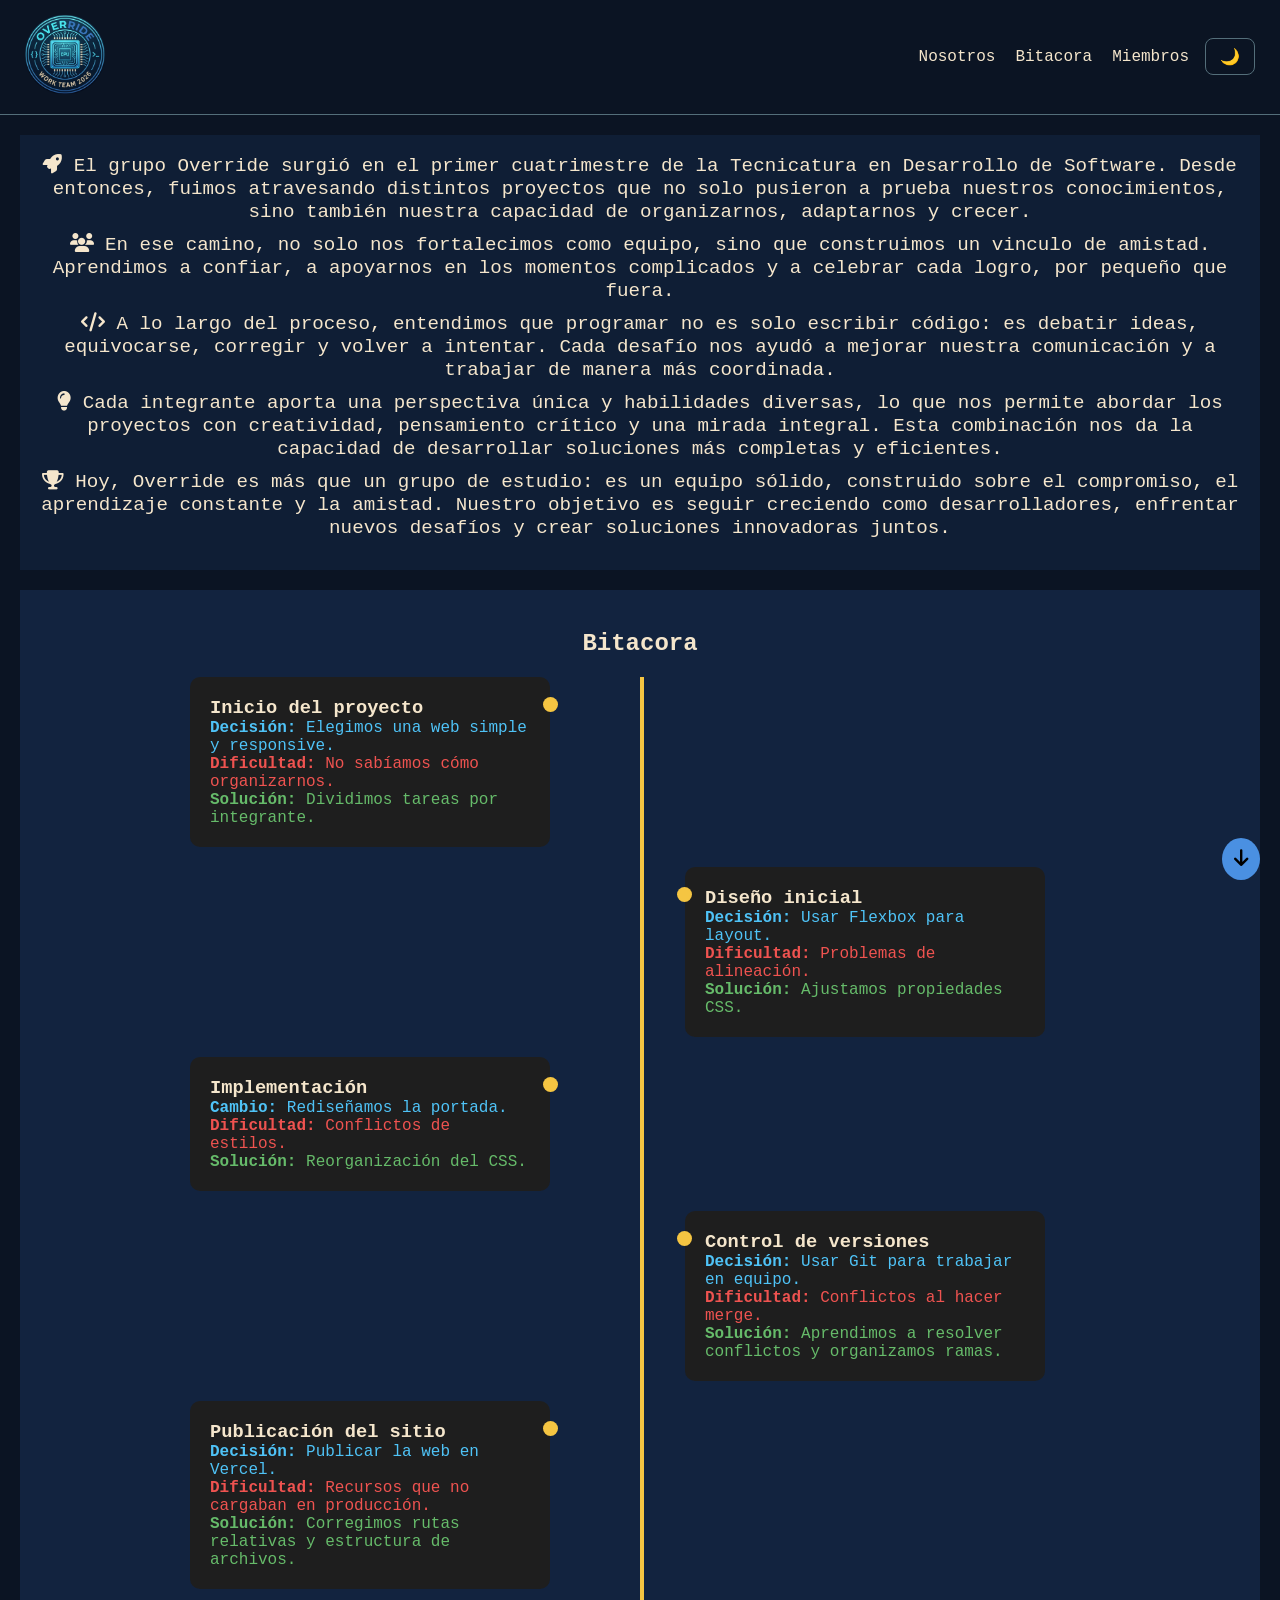
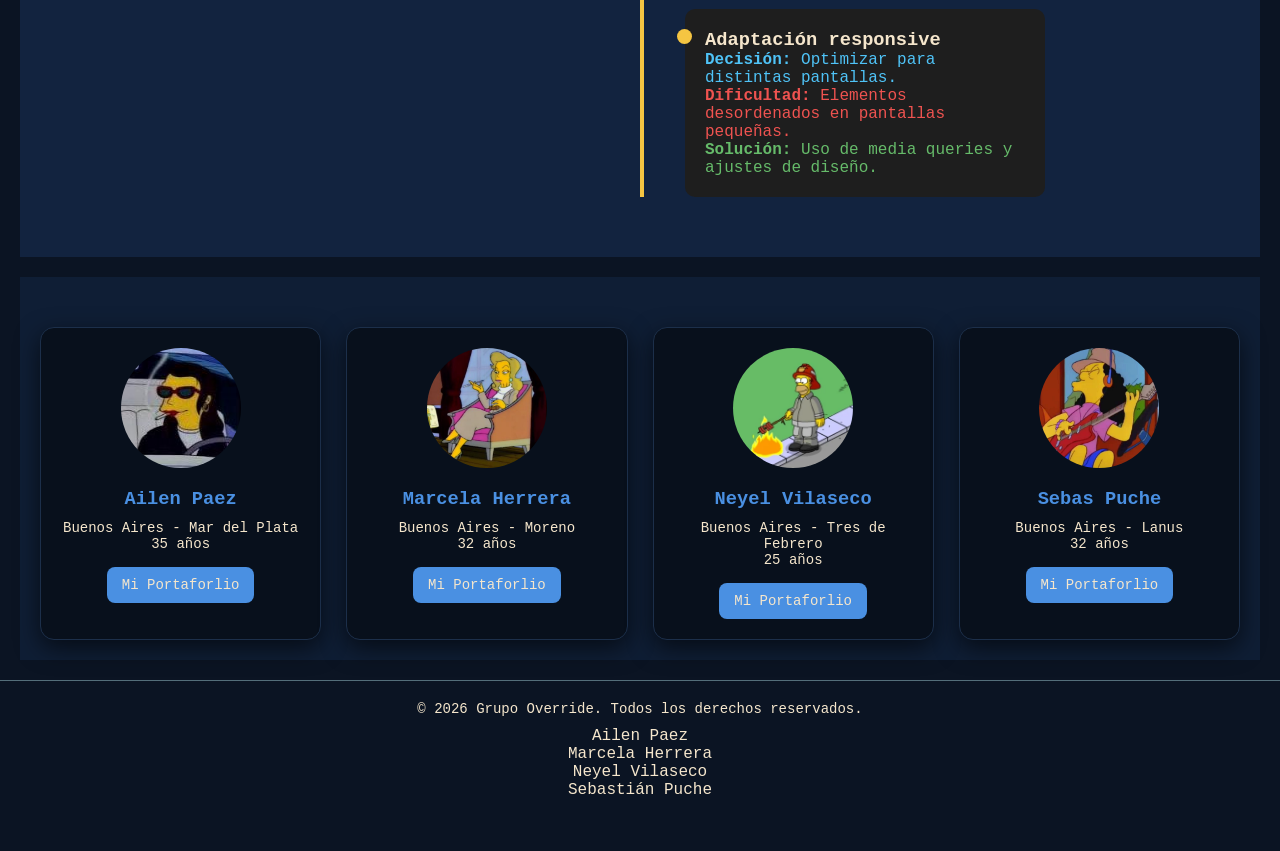
<file: index.html>
<!doctype html>
<html lang="en">
  <head>
    <meta charset="UTF-8" />
    <meta name="viewport" content="width=device-width, initial-scale=1.0" />
    <title>Grupo Override</title>
    <link
      rel="stylesheet"
      href="https://cdnjs.cloudflare.com/ajax/libs/font-awesome/6.5.0/css/all.min.css"
    />
    <link rel="preconnect" href="https://fonts.googleapis.com">
    <link rel="preconnect" href="https://fonts.gstatic.com" crossorigin>
    <link rel="stylesheet" href="css/styles.css" />
  </head>

  <body>
    <div id="burbujas-container"></div>

    <header>
      <a href="index.html"
        ><img class="logo" src="img/override.png" alt="Logo del grupo"
      /></a>
      <!-- menu hamburguesa para movil -->
      <button class="menu-toggle">
        <i class="fa-solid fa-bars"></i>
      </button>

      <nav>
        <ul>
          <li><a href="#nosotros">Nosotros</a></li>
          <li><a href="#bitacora">Bitacora</a></li>
          <li><a href="#miembros">Miembros</a></li>
        </ul>
        <button id="toggle-theme">🌙</button>
        <!-- ← ACÁ -->
      </nav>
    </header>

    <section id="nosotros">
      <p>
        <i class="fa-solid fa-rocket"></i> El grupo Override surgió en el primer
        cuatrimestre de la Tecnicatura en Desarrollo de Software. Desde
        entonces, fuimos atravesando distintos proyectos que no solo pusieron a
        prueba nuestros conocimientos, sino también nuestra capacidad de
        organizarnos, adaptarnos y crecer.
      </p>

      <p>
        <i class="fa-solid fa-users"></i> En ese camino, no solo nos
        fortalecimos como equipo, sino que construimos un vinculo de amistad.
        Aprendimos a confiar, a apoyarnos en los momentos complicados y a
        celebrar cada logro, por pequeño que fuera.
      </p>

      <p>
        <i class="fa-solid fa-code"></i> A lo largo del proceso, entendimos que
        programar no es solo escribir código: es debatir ideas, equivocarse,
        corregir y volver a intentar. Cada desafío nos ayudó a mejorar nuestra
        comunicación y a trabajar de manera más coordinada.
      </p>

      <p>
        <i class="fa-solid fa-lightbulb"></i> Cada integrante aporta una
        perspectiva única y habilidades diversas, lo que nos permite abordar los
        proyectos con creatividad, pensamiento crítico y una mirada integral.
        Esta combinación nos da la capacidad de desarrollar soluciones más
        completas y eficientes.
      </p>

      <p>
        <i class="fa-solid fa-trophy"></i> Hoy, Override es más que un grupo de
        estudio: es un equipo sólido, construido sobre el compromiso, el
        aprendizaje constante y la amistad. Nuestro objetivo es seguir creciendo
        como desarrolladores, enfrentar nuevos desafíos y crear soluciones
        innovadoras juntos.
      </p>
    </section>

    <section id="bitacora">
      <h2>Bitacora</h2>
      <div class="timeline">
        <div class="evento">
          <h3>Inicio del proyecto</h3>
          <p class="decision">
            <strong>Decisión:</strong> Elegimos una web simple y responsive.
          </p>
          <p class="dificultad">
            <strong>Dificultad:</strong> No sabíamos cómo organizarnos.
          </p>
          <p class="solucion">
            <strong>Solución:</strong> Dividimos tareas por integrante.
          </p>
        </div>

        <div class="evento">
          <h3>Diseño inicial</h3>
          <p class="decision">
            <strong>Decisión:</strong> Usar Flexbox para layout.
          </p>
          <p class="dificultad">
            <strong>Dificultad:</strong> Problemas de alineación.
          </p>
          <p class="solucion">
            <strong>Solución:</strong> Ajustamos propiedades CSS.
          </p>
        </div>

        <div class="evento">
          <h3>Implementación</h3>
          <p class="decision">
            <strong>Cambio:</strong> Rediseñamos la portada.
          </p>
          <p class="dificultad">
            <strong>Dificultad:</strong> Conflictos de estilos.
          </p>
          <p class="solucion">
            <strong>Solución:</strong> Reorganización del CSS.
          </p>
        </div>

        <div class="evento">
          <h3>Control de versiones</h3>
          <p class="decision">
            <strong>Decisión:</strong> Usar Git para trabajar en equipo.
          </p>
          <p class="dificultad">
            <strong>Dificultad:</strong> Conflictos al hacer merge.
          </p>
          <p class="solucion">
            <strong>Solución:</strong> Aprendimos a resolver conflictos y
            organizamos ramas.
          </p>
        </div>

        <div class="evento">
          <h3>Publicación del sitio</h3>
          <p class="decision">
            <strong>Decisión:</strong> Publicar la web en Vercel.
          </p>
          <p class="dificultad">
            <strong>Dificultad:</strong> Recursos que no cargaban en producción.
          </p>
          <p class="solucion">
            <strong>Solución:</strong> Corregimos rutas relativas y estructura
            de archivos.
          </p>
        </div>

        <div class="evento">
          <h3>Adaptación responsive</h3>
          <p class="decision">
            <strong>Decisión:</strong> Optimizar para distintas pantallas.
          </p>
          <p class="dificultad">
            <strong>Dificultad:</strong> Elementos desordenados en pantallas
            pequeñas.
          </p>
          <p class="solucion">
            <strong>Solución:</strong> Uso de media queries y ajustes de diseño.
          </p>
        </div>
      </div>
    </section>

    <section id="miembros">
      <div class="contenedor-miembros">
        <div class="card-miembro">
          <img src="img/ailu-card.jpeg" alt="Foto de Ailen Paez" />
          <h3>Ailen Paez</h3>
          <p>Buenos Aires - Mar del Plata</p>
          <p>35 años</p>
          <a href="ailen.html" class="btn">Mi Portaforlio</a>
        </div>
        <div class="card-miembro">
          <img src="img/marcela-card.jpg" alt="Foto de Marcela Herrera" />
          <h3>Marcela Herrera</h3>
          <p>Buenos Aires - Moreno</p>
          <p>32 años</p>
          <a href="marcela.html" class="btn">Mi Portaforlio</a>
        </div>
        <div class="card-miembro">
          <img src="img/ney-card.webp" alt="Foto de Neyel Vilaseco" />
          <h3>Neyel Vilaseco</h3>
          <p>Buenos Aires - Tres de Febrero</p>
          <p>25 años</p>
          <a href="neyel.html" class="btn">Mi Portaforlio</a>
        </div>
        <div class="card-miembro">
          <img src="img/sebas-card.jpg" alt="Foto de Sebas Puche" />
          <h3>Sebas Puche</h3>
          <p>Buenos Aires - Lanus</p>
          <p>32 años</p>
          <a href="sebas.html" class="btn">Mi Portaforlio</a>
        </div>
      </div>
    </section>

    <button id="btn-arriba" class="scroll-btn">
      <i class="fa-solid fa-arrow-up"></i>
    </button>

    <button id="btn-abajo" class="scroll-btn down">
      <i class="fa-solid fa-arrow-down"></i>
    </button>

    <footer>
      <p>&copy; 2026 Grupo Override. Todos los derechos reservados.</p>
      <ul>
        <li>Ailen Paez</li>
        <li>Marcela Herrera</li>
        <li>Neyel Vilaseco</li>
        <li>Sebastián Puche</li>
      </ul>
    </footer>
    <script src="js/script.js"></script>
  </body>
</html>
</file>
<file: css/styles.css>
:root {
  --bg-color: #0b1423;      /* El azul marino del fondo */
  --accent-cyan: #40e0d0;   /* El brillo del microchip */
  --accent-blue: #4a90e2;   /* El tono de "RIDE" */
  --text-primary: #f5e6cc;  /* El crema de "WORK TEAM" */
  --comment-color: #546e7a; /* Para que los comentarios no distraigan */
}

/* MODO CLARO */
.light-mode {
    --bg-color: #e8f4f8;
    --accent-cyan: #00b5a3;
    --accent-blue: #2a6db5;
    --text-primary: #1a2a3a;
    --comment-color: #90a4ae;
}

.light-mode #nosotros,
.light-mode #miembros {
    background-color: #d6eaf5;
}

.light-mode #bitacora {
    background-color: #cce3f0;
}

.light-mode .card-miembro {
    background-color: #ffffff;
    border-color: #90a4ae;
}

.light-mode .evento {
    background-color: #f0f8ff;
}

/* BOTÓN TOGGLE */
#toggle-theme {
    padding: 8px 14px;
    border-radius: 8px;
    border: 1px solid var(--comment-color);
    background: transparent;
    color: var(--accent-cyan);
    cursor: pointer;
    font-size: 1rem;
    transition: 0.3s;
}

#toggle-theme:hover {
    border-color: var(--accent-cyan);
}

/* RESET BÁSICO */
* {
  margin: 0;
  padding: 0;
  box-sizing: border-box;
}

html {
    scroll-behavior: smooth;
}

body {
    /* FALTA PONER UNA FUENTE DE INTERNETE */
  font-family: 'Anonymous Pro', monospace;
  background-color: var(--bg-color);
  color: var(--text-primary);
  overflow-x: hidden;
}

h {
  font-family: 'Orbitron', sans-serif;
}

#burbuja-container {
    position: fixed;
    inset: 0;
    width: 100%;
    height: 100%;
    overflow: hidden;
    pointer-events: none; /* para que no interfiera con los clics */
    z-index: 999; /* siempre al frente */
}

.burbuja {
    position: absolute;
    bottom: -300px; /* empieza justo debajo de la pantalla */
    left: 0;
    border-radius: 50%;
    opacity: 0;
    pointer-events: none;
    z-index: 999;
    background-color: rgba(64, 224, 208, 0.342); /* color cyan con transparencia */
}

@keyframes moverArriba {
    0% {
        transform: translateY(0) scale(1);
        opacity: 0;
    }

    25% {
        opacity: 1; /* aparece al subir */
    }
    
    100% {
        transform: translateY(-100vh) scale(1.5); /* sube y crece */
        opacity: 0; /* se desvanece al subir */
    }
}

h2{
    text-align: center;
}

header {
  display: flex;
  justify-content: space-between;
  align-items: center;
  padding: 15px 25px;
  background-color: var(--bg-color);
  border-bottom: 1px solid var(--comment-color);
  position: relative;
}

.logo {
  width: 80px;
  height: auto;
  border-radius: 8px;
}

/* NAV DESKTOP */

nav {
    display: flex;
    flex-direction: row;
    align-items: center;
    gap: 16px;
}

nav ul {
    list-style: none;
    display: flex;
    flex-direction: row;
    align-items: center;
    gap: 20px;
    margin: 0;
    padding: 0;
}


nav a {
  text-decoration: none;
  color: var(--text-primary);
  font-weight: 500;
  transition: 0.3s;
}

nav a:hover {
  color: var(--accent-cyan);
}

/* Secciones */
section {
  padding: 20px;
  margin: 20px;
}

#nosotros, #miembros {
  background-color: #0f1e35; /* un poco más oscuro */
}

#bitacora {
  background-color: #12233f; /* base */
}

#bitacora {
  padding: 40px;
}

.timeline {
  position: relative;
  max-width: 900px;
  margin: auto;
}

/* línea central */
.timeline::after {
  content: '';
  position: absolute;
  width: 4px;
  background: #f5c542;
  top: 0;
  bottom: 0;
  left: 50%;
}

/* eventos */
.evento {
  width: 40%;
  padding: 20px;
  background: #1e1e1e;
  border-radius: 10px;
  position: relative;
  margin: 20px 0;
}

/* izquierda */
.evento:nth-child(odd) {
  left: 0;
}

/* derecha */
.evento:nth-child(even) {
  left: 55%;
}

/* punto */
.evento::before {
  content: '';
  position: absolute;
  width: 15px;
  height: 15px;
  background: #f5c542;
  border-radius: 50%;
  top: 20px;
  right: -8px;
}

.evento:nth-child(even)::before {
  left: -8px;
}

/* colores por tipo */
.decision {
  color: #4fc3f7;
}

.dificultad {
  color: #ef5350;
}

.solucion {
  color: #66bb6a;
}

/* MIEMBROS */
.contenedor-miembros {
  display: grid;
  grid-template-columns: repeat(auto-fit, minmax(250px, 1fr));
  gap: 25px;
  margin-top: 30px;
}

#nosotros p{
  margin-bottom: 10px;
  line-height: 1.2;
  color: var(--text-primary);  
  text-align: center;  
  font-size: 1.2em;      
}

.card-miembro {
  background-color: #08101c; 
  padding: 20px;
  border-radius: 14px;
  position: relative;
  overflow: hidden;
  border: 1px solid #1c2f4a;
  box-shadow: 0 8px 25px rgba(0, 0, 0, 0.6);
  text-align: center;
  transition: all 0.3s ease;
}

.card-miembro::after {
  content: '';
  position: absolute;
  pointer-events: none;
  top: 0;
  left: -75%;
  width: 50%;
  height: 100%;
  background: linear-gradient(
    120deg,
    transparent,
    rgba(255, 255, 255, 0.4),
    transparent
  );
  transform: skewX(-25deg);
}

.card-miembro:hover::after {
  left: 130%;
  transition: left 1s ease;
}

.card-miembro:hover {
  transform: translateY(-6px) scale(1.02);
  border-color: var(--accent-cyan);
  box-shadow: 0 12px 35px rgba(64, 224, 208, 0.2);
}

.card-miembro img {
  width: 100%;
  height: 120px;
  max-width: 120px;
  max-height: 120px;
  border-radius: 50%;
  margin-bottom: 15px;
}

.card-miembro h3 {
  margin-bottom: 10px;
  color: var(--accent-blue);
}

.card-miembro p {
  font-size: 14px;
  color: var(--text-primary);
}

.btn {
  display: inline-block;
  margin-top: 15px;
  padding: 10px 15px;
  background-color: var(--accent-blue);
  color: var(--text-primary);
  text-decoration: none;
  border-radius: 8px;
  font-size: 14px;
  transition: 0.3s;
}

.btn:hover {
  background-color: var(--accent-cyan);
  color: #000;
}

/* BOTÓN HAMBURGUESA */
.menu-toggle {
  display: none;
  font-size: 24px;
  color: var(--accent-cyan);
  background: none;
  border: none;
  cursor: pointer;
}

.scroll-btn {
    position: fixed;
    right: 20px;
    padding: 10px 12px;
    border: none;
    border-radius: 50%;
    background-color: var(--accent-blue);
    color: #000;
    cursor: pointer;
    font-size: 1.2rem;
    z-index: 1000;
    transition: transform 0.2s ease, opacity 0.3s ease;
}

/* botón arriba */
#btn-arriba {
    bottom: 80px;
}

#btn-arriba {
    opacity: 0;
}

/* botón abajo */
#btn-abajo {
    bottom: 20px;
}

.scroll-btn:hover {
    transform: scale(1.2);
}

footer {
  background-color: var(--bg-color); 
  border-top: 1px solid var(--comment-color);
  padding: 20px;
  text-align: center;
}

/* texto del footer */
footer p {
  color: var(--text-primary);
  font-size: 14px;
  margin-bottom: 10px;
}

footer ul {
  list-style: none;
  padding: 0;
  margin: 0;
}

@media (max-width: 900px) {

  .timeline::after {
    left: 20px;
  }

  .evento {
    width: 100%;
    padding-left: 50px;
    margin-bottom: 30px;
  }

  .evento:nth-child(odd),
  .evento:nth-child(even) {
    left: 0;
  }

  .evento::before {
    left: 10px;
    right: auto;
  }
}

/* 📱 MOBILE */
@media (max-width: 768px) {

  /* mostrar botón */
  .menu-toggle {
    display: block;
  }

  /* NAV MOBILE */
  nav {
    position: absolute;
    top: 100%;
    right: 0;
    width: 100%;

    background-color: #12233f;
    border-top: 1px solid var(--accent-cyan);
    box-shadow: 0 15px 40px rgba(0, 0, 0, 0.8);
    opacity: 0;
    transform: translateY(-10px);
    visibility: hidden;
    pointer-events: none;
    transition: all 0.3s ease;
  }

  nav.active {
    opacity: 1;
    transform: translateY(0);
    visibility: visible;
    pointer-events: auto;
  }

  nav ul {
    flex-direction: column;
    align-items: center;
    padding: 20px 0;
  }

  nav ul li {
    border-bottom: 1px solid var(--comment-color);
    padding: 2px 0;
  }

  nav a {
    font-size: 18px;
  }
}

@media (max-width: 400px) {

  #bitacora {
    padding: 20px;
  }

  .evento {
    padding: 15px;
    font-size: 0.9em;
  }

  h2 {
    font-size: 1.5em;
  }
}
</file>
